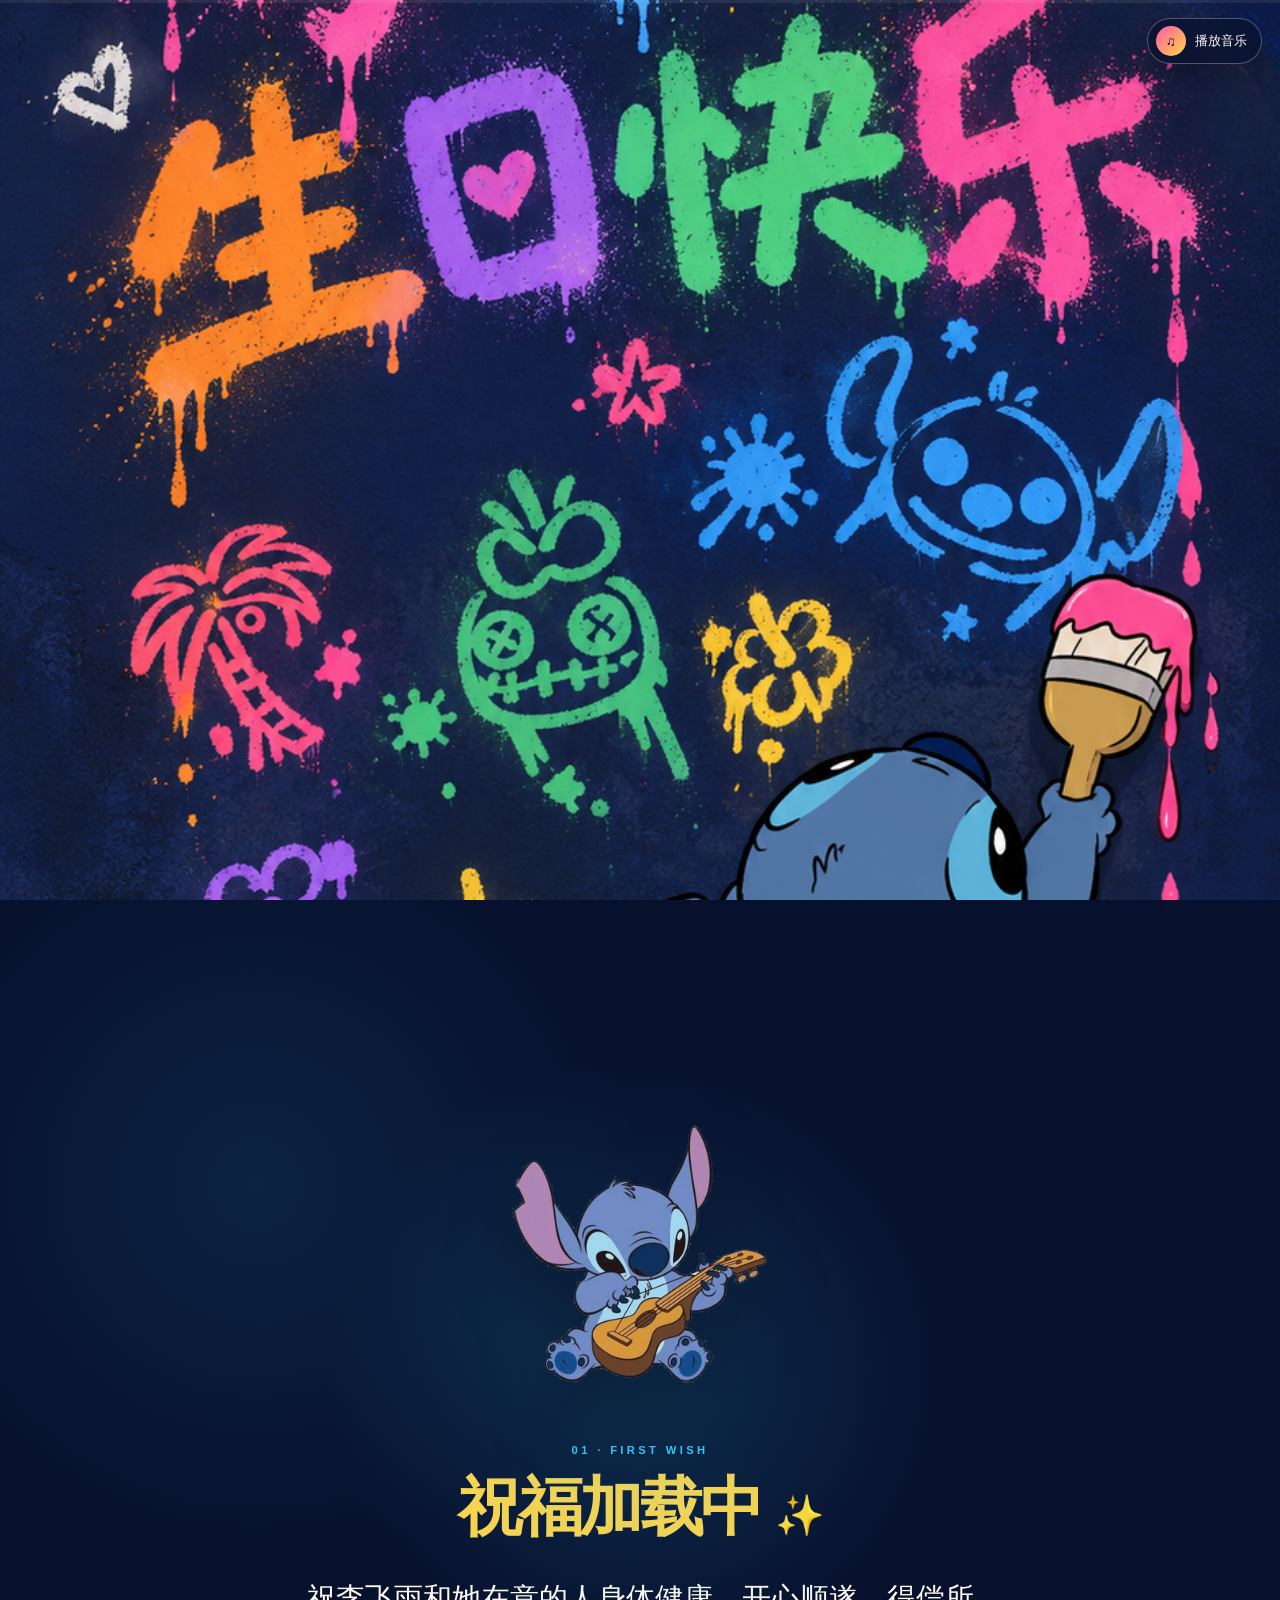
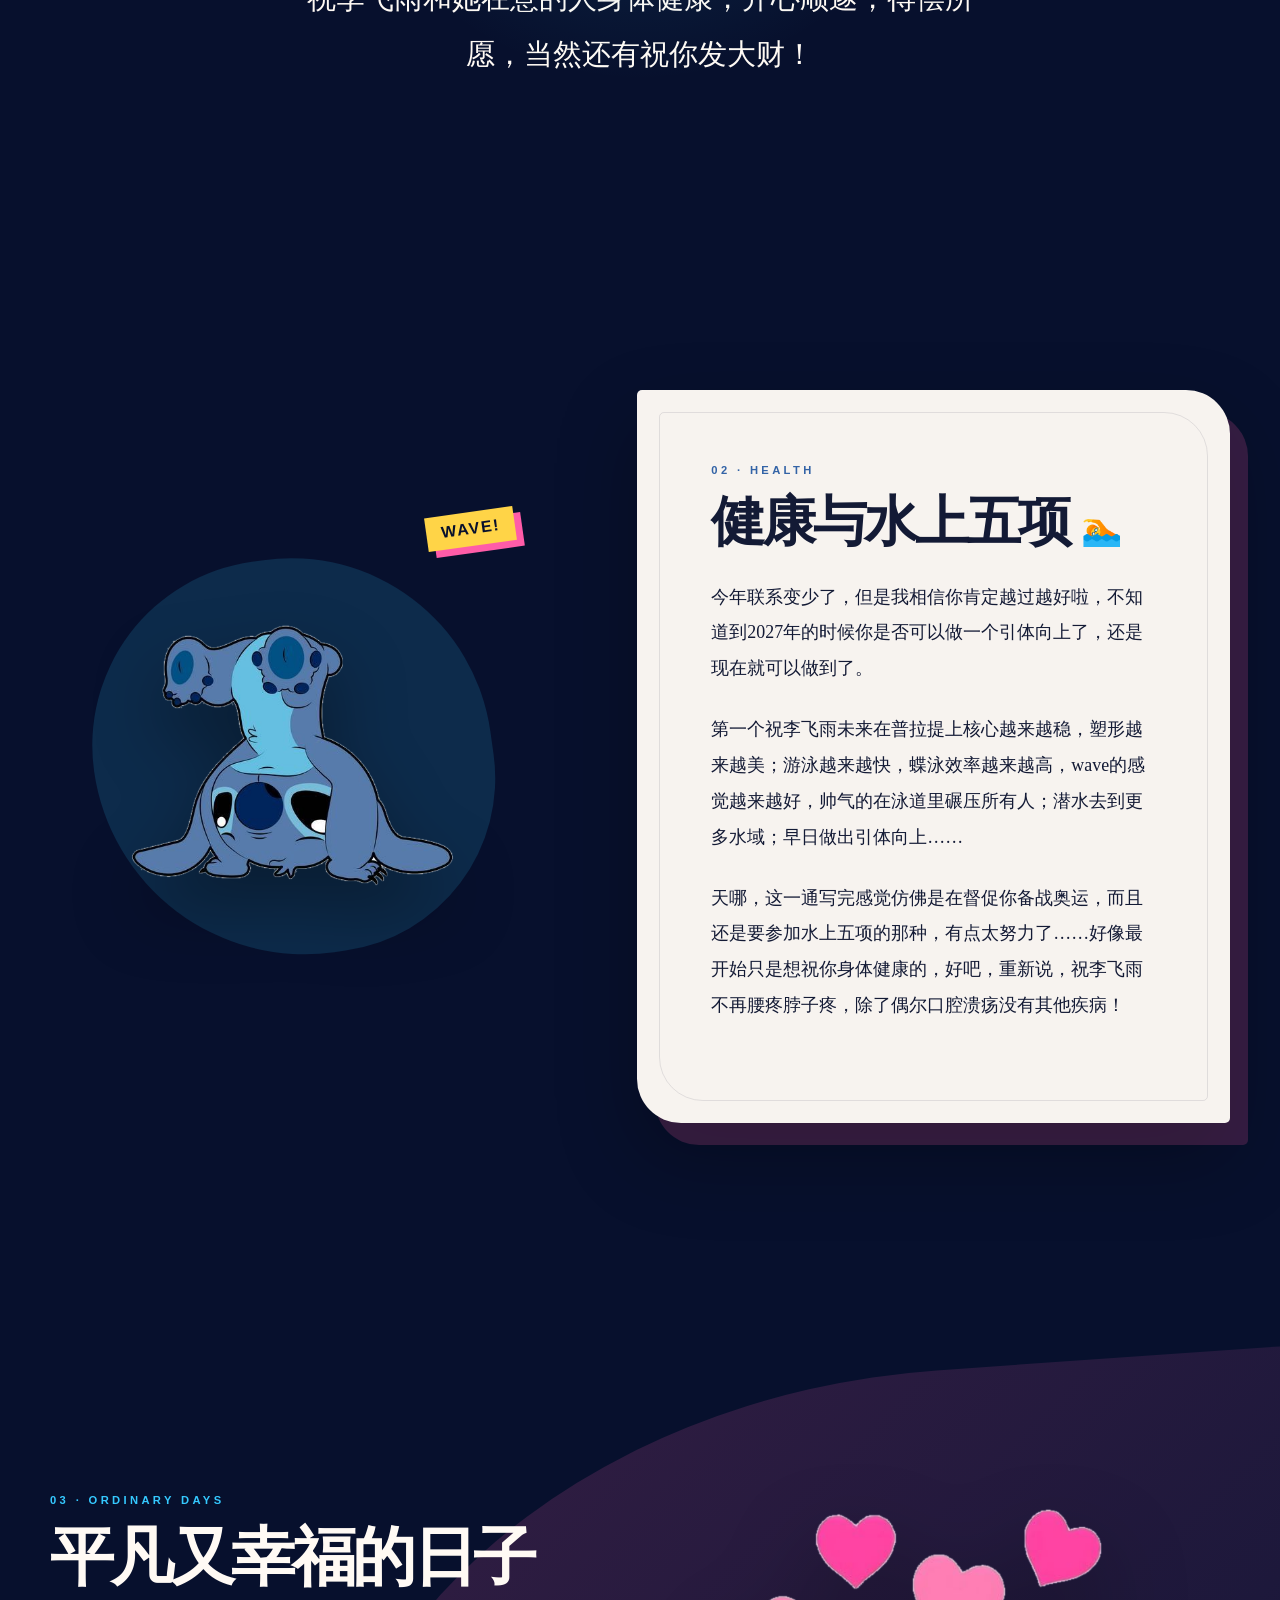
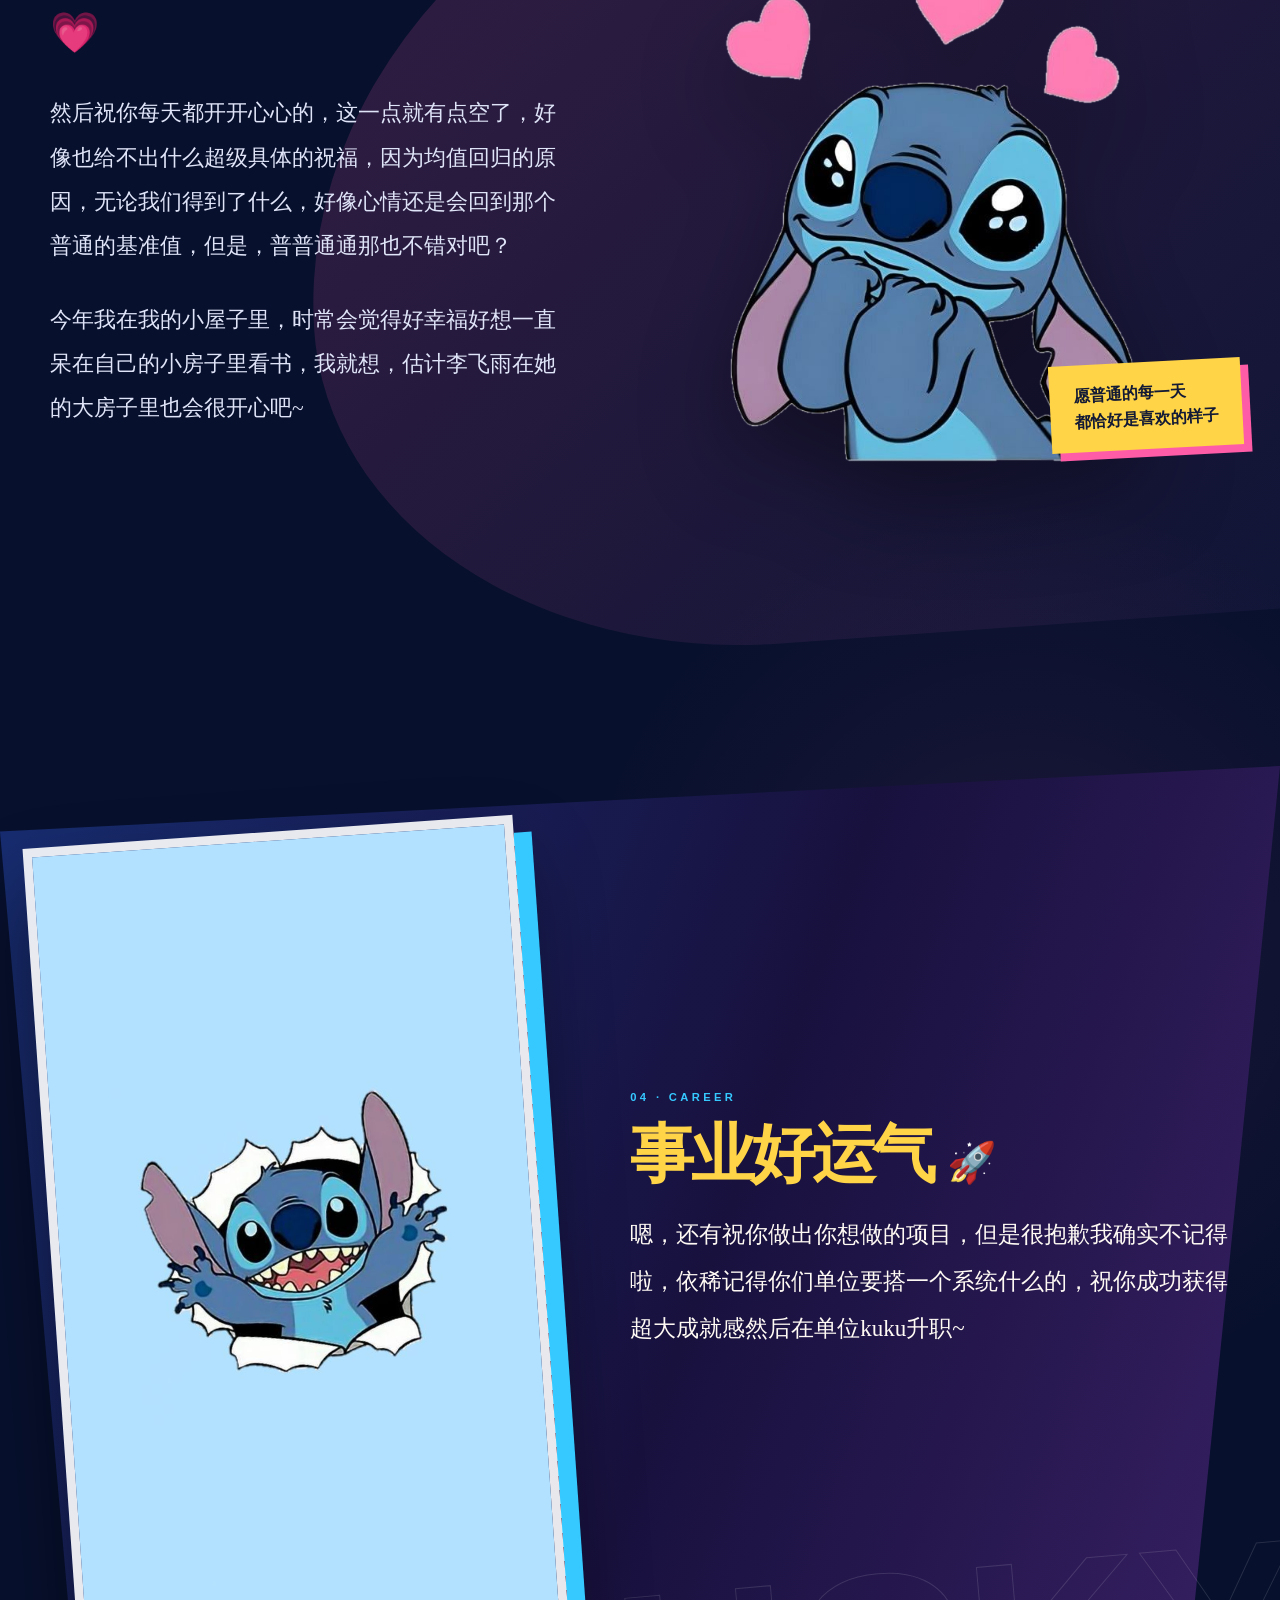
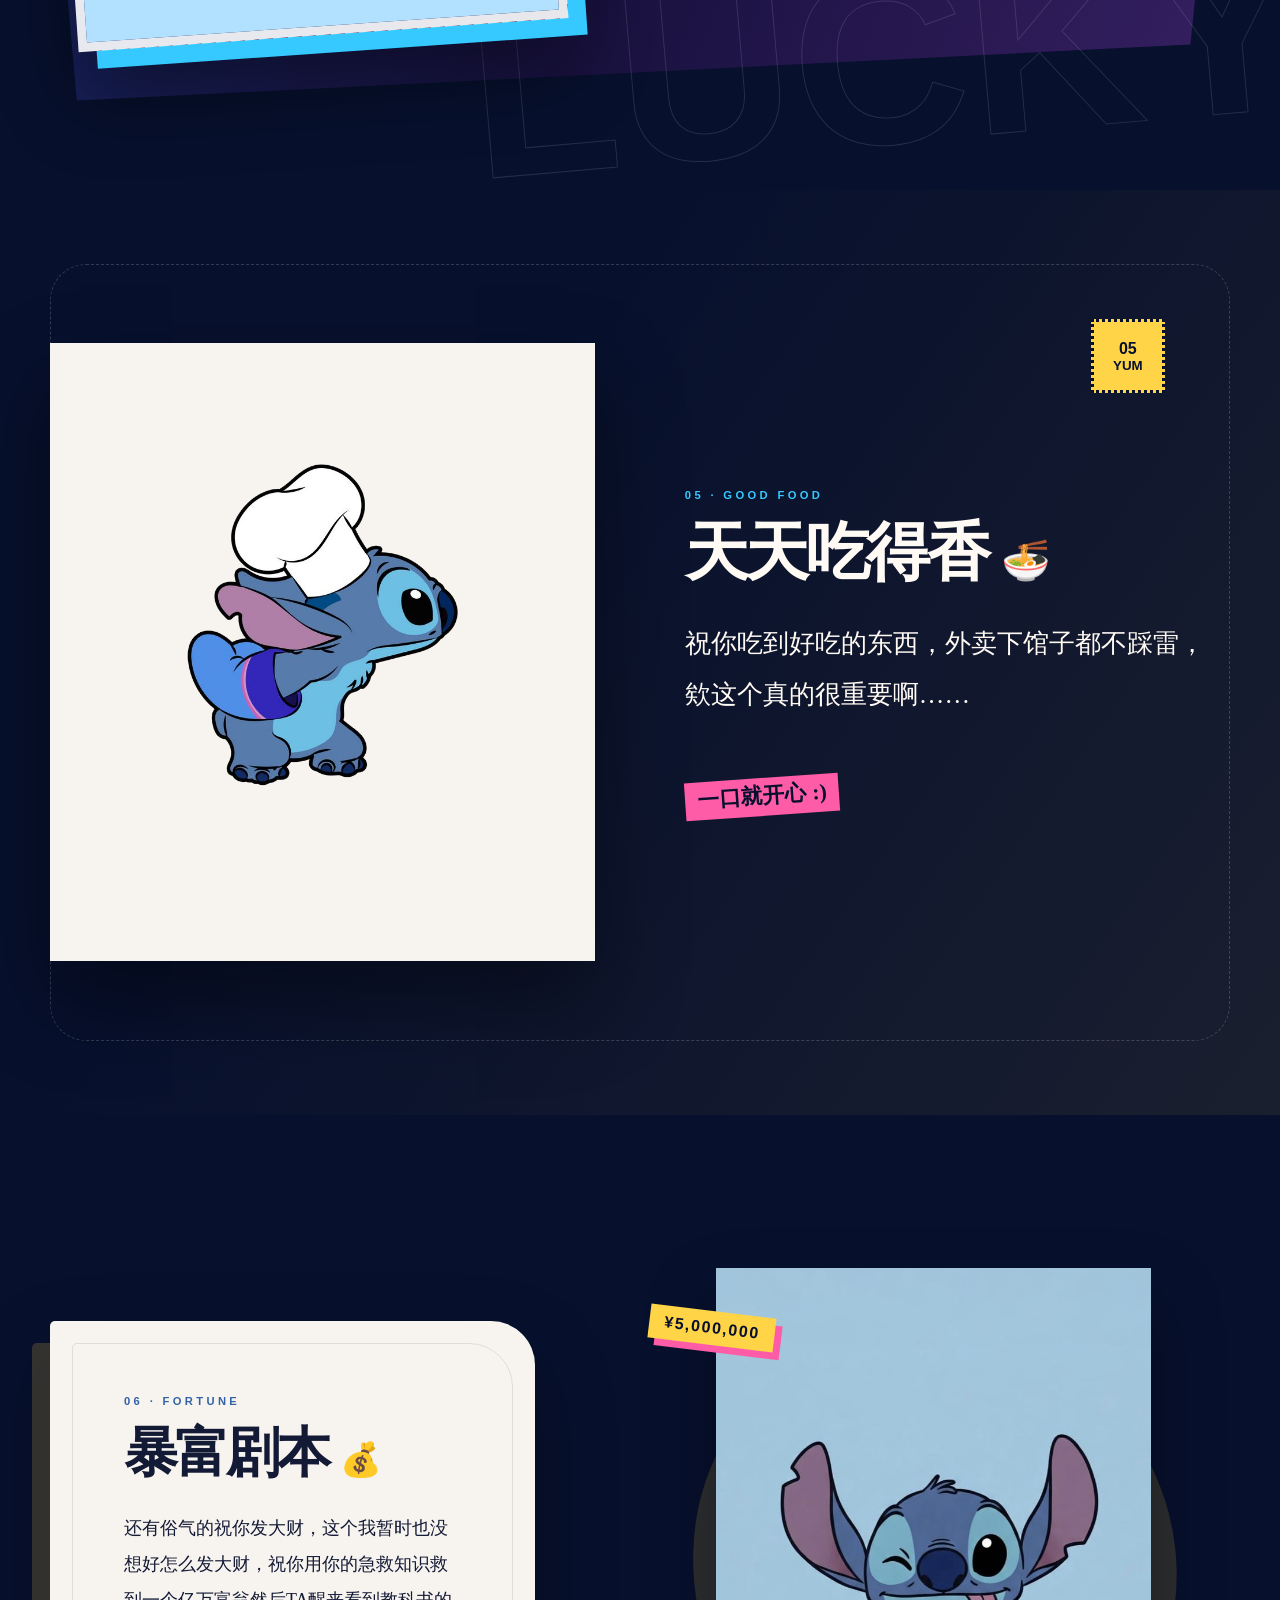
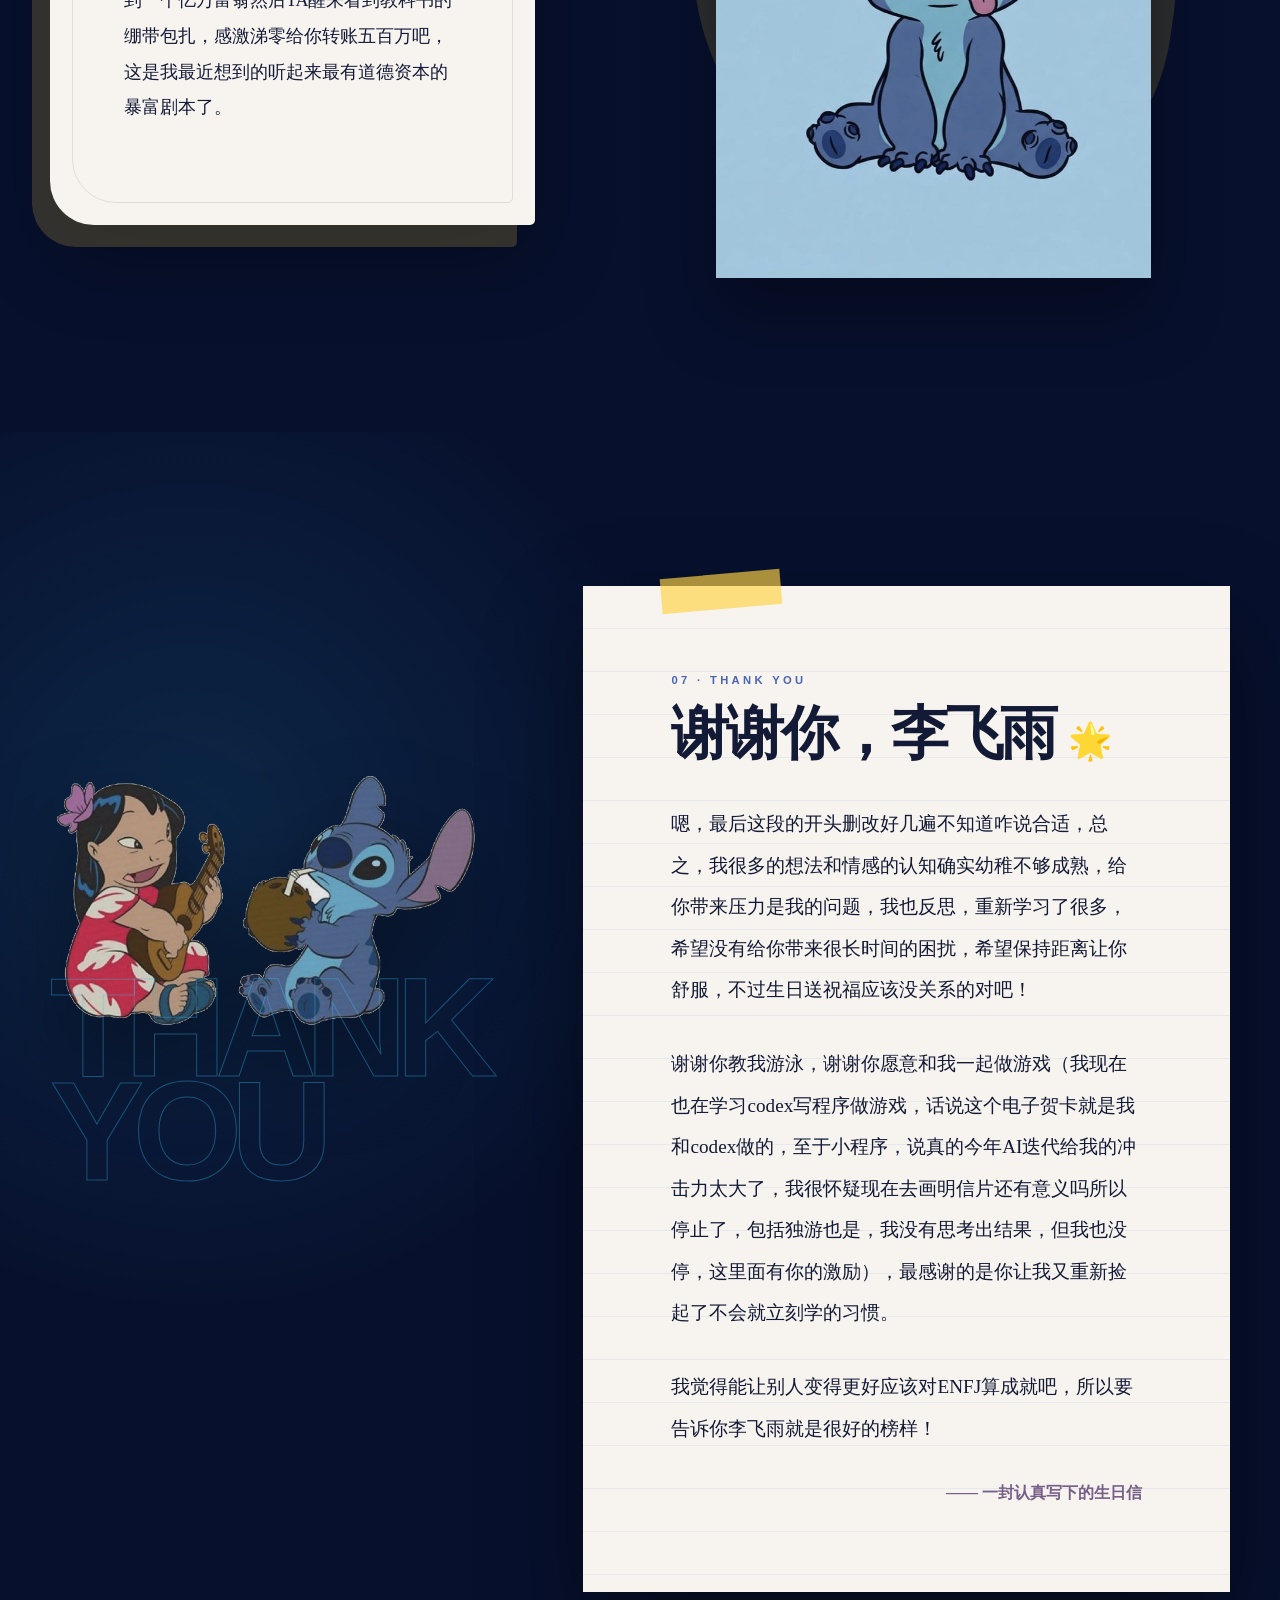
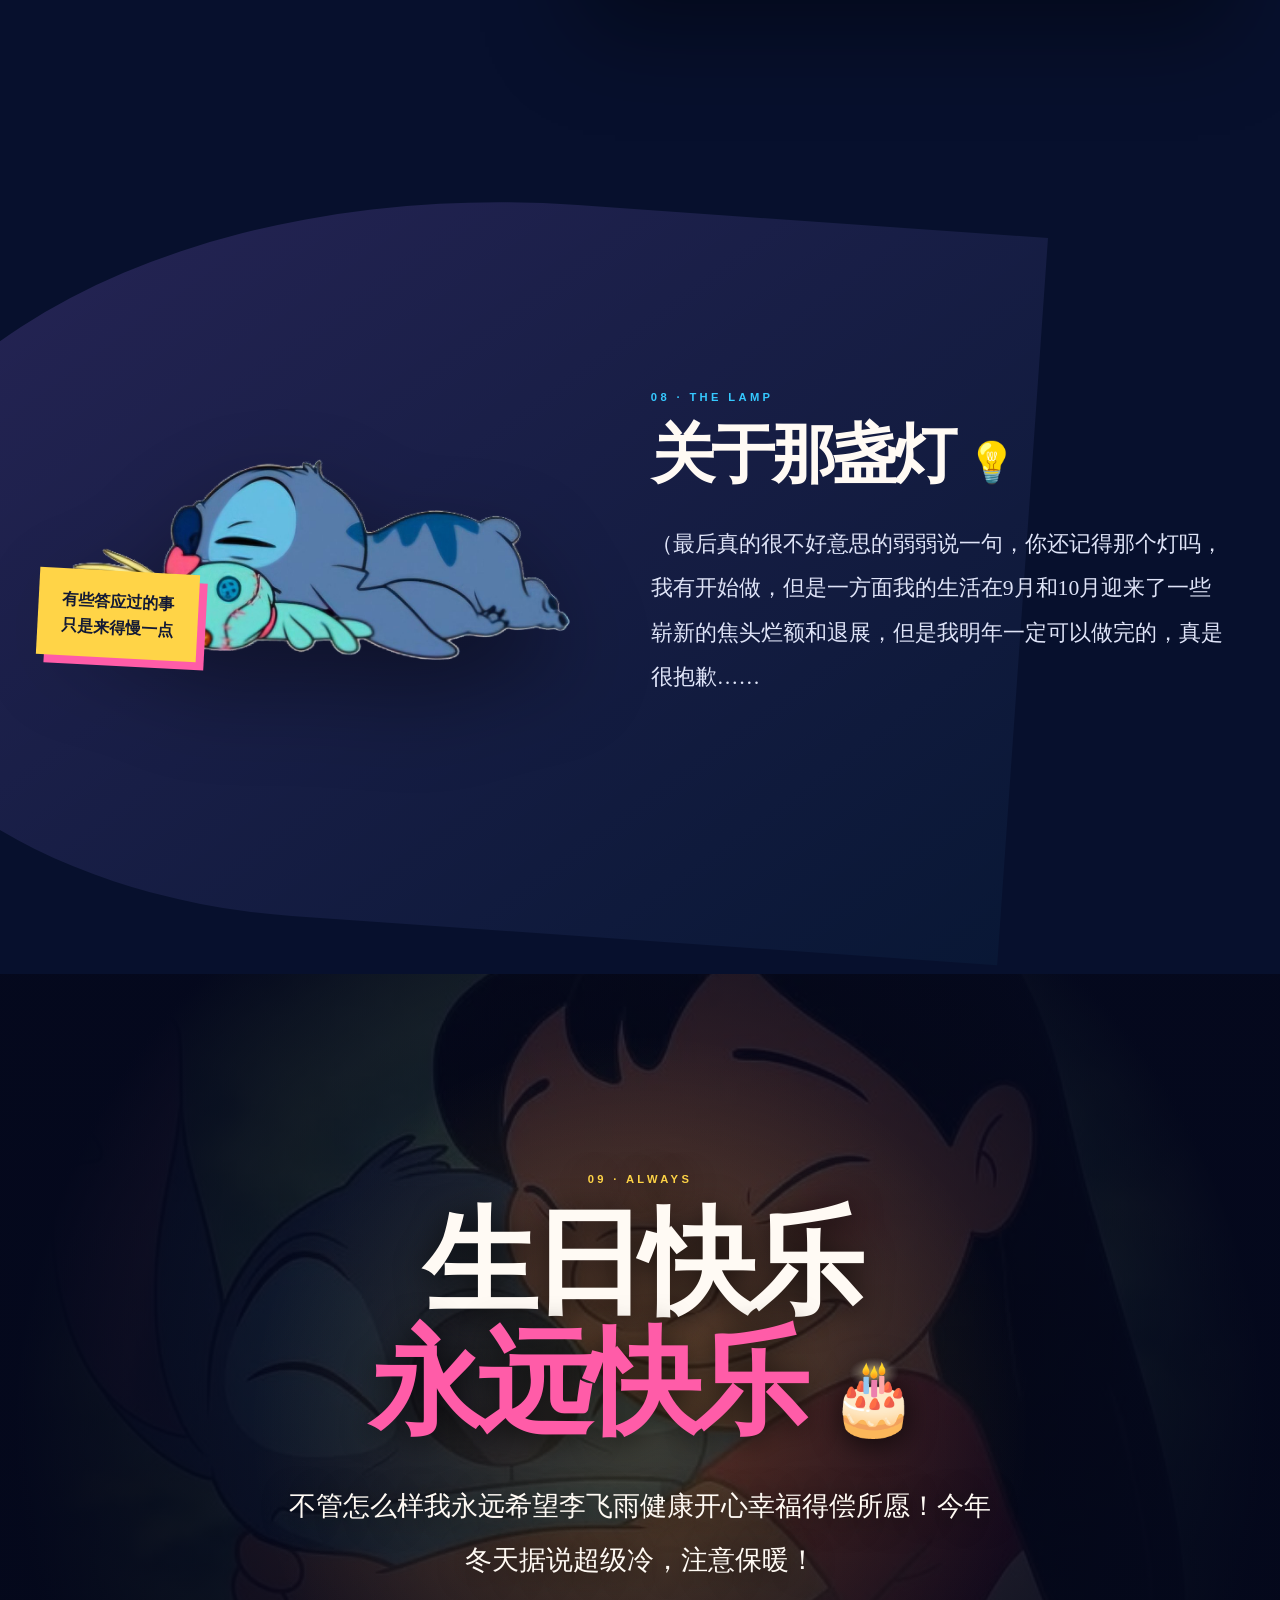
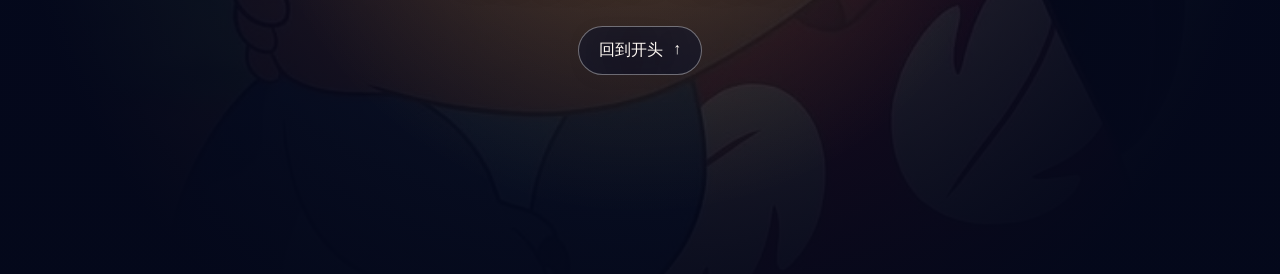
<file: lifeiyu/index.html>
<!doctype html>
<html lang="zh-CN">
  <head>
    <meta charset="utf-8">
    <meta name="viewport" content="width=device-width, initial-scale=1, viewport-fit=cover">
    <meta name="theme-color" content="#07102d">
    <meta name="description" content="写给李飞雨的一封生日长信">
    <title>李飞雨，生日快乐！</title>
    <link rel="stylesheet" href="styles.css">
  </head>
  <body>
    <div class="reading-progress" aria-hidden="true"><span id="progress"></span></div>

    <button class="music-control" id="musicControl" type="button" aria-pressed="false">
      <span class="music-control__disc" aria-hidden="true">♫</span>
      <span class="music-control__label">播放音乐</span>
    </button>
    <audio id="birthdaySong" preload="metadata" loop src="assets/birthday-song.mp3"></audio>

    <main>
      <section class="hero hero--image-only" id="top" aria-label="生日贺卡封面">
        <img class="hero__image" src="assets/image-01.png" alt="李飞雨生日快乐涂鸦封面">
      </section>

      <section class="opening chapter" id="wish">
        <div class="opening__halo reveal" aria-hidden="true"></div>
        <div class="opening__image reveal">
          <img src="assets/image-02.png" alt="弹吉他的史迪奇">
        </div>
        <div class="opening__copy reveal">
          <span class="chapter-no">01 · FIRST WISH</span>
          <h2>祝福加载中 <b>✨</b></h2>
          <p>祝李飞雨和她在意的人身体健康，开心顺遂，得偿所愿，当然还有祝你发大财！</p>
        </div>
      </section>

      <section class="chapter split split--aqua">
        <div class="split__visual reveal">
          <span class="scribble scribble--one" aria-hidden="true">WAVE!</span>
          <img src="assets/image-03.png" alt="游泳主题史迪奇插画">
        </div>
        <article class="letter-card reveal">
          <span class="chapter-no">02 · HEALTH</span>
          <h2>健康与水上五项 <b>🏊</b></h2>
          <p>今年联系变少了，但是我相信你肯定越过越好啦，不知道到2027年的时候你是否可以做一个引体向上了，还是现在就可以做到了。</p>
          <p>第一个祝李飞雨未来在普拉提上核心越来越稳，塑形越来越美；游泳越来越快，蝶泳效率越来越高，wave的感觉越来越好，帅气的在泳道里碾压所有人；潜水去到更多水域；早日做出引体向上……</p>
          <p>天哪，这一通写完感觉仿佛是在督促你备战奥运，而且还是要参加水上五项的那种，有点太努力了……好像最开始只是想祝你身体健康的，好吧，重新说，祝李飞雨不再腰疼脖子疼，除了偶尔口腔溃疡没有其他疾病！</p>
        </article>
      </section>

      <section class="chapter overlap overlap--pink">
        <div class="overlap__copy reveal">
          <span class="chapter-no">03 · ORDINARY DAYS</span>
          <h2>平凡又幸福的日子 <b>💗</b></h2>
          <p>然后祝你每天都开开心心的，这一点就有点空了，好像也给不出什么超级具体的祝福，因为均值回归的原因，无论我们得到了什么，好像心情还是会回到那个普通的基准值，但是，普普通通那也不错对吧？</p>
          <p>今年我在我的小屋子里，时常会觉得好幸福好想一直呆在自己的小房子里看书，我就想，估计李飞雨在她的大房子里也会很开心吧~</p>
        </div>
        <figure class="overlap__figure reveal">
          <img src="assets/image-04.png" alt="温暖拥抱的史迪奇插画">
          <figcaption>愿普通的每一天<br>都恰好是喜欢的样子</figcaption>
        </figure>
      </section>

      <section class="chapter poster poster--blue">
        <div class="poster__wash" aria-hidden="true"></div>
        <div class="poster__image reveal">
          <img src="assets/image-05.jpg" alt="工作与成就主题插画">
        </div>
        <div class="poster__copy reveal">
          <span class="chapter-no">04 · CAREER</span>
          <h2>事业好运气 <b>🚀</b></h2>
          <p>嗯，还有祝你做出你想做的项目，但是很抱歉我确实不记得啦，依稀记得你们单位要搭一个系统什么的，祝你成功获得超大成就感然后在单位kuku升职~</p>
        </div>
        <strong class="poster__word" aria-hidden="true">LUCKY</strong>
      </section>

      <section class="chapter postcard">
        <div class="postcard__stamp reveal" aria-hidden="true">05<br><small>YUM</small></div>
        <figure class="postcard__photo reveal">
          <img src="assets/image-06.png" alt="美食主题史迪奇插画">
        </figure>
        <article class="postcard__note reveal">
          <span class="chapter-no">05 · GOOD FOOD</span>
          <h2>天天吃得香 <b>🍜</b></h2>
          <p>祝你吃到好吃的东西，外卖下馆子都不踩雷，欸这个真的很重要啊……</p>
          <div class="handwritten" aria-hidden="true">一口就开心 :)</div>
        </article>
      </section>

      <section class="chapter split split--gold split--reverse">
        <div class="split__visual reveal">
          <span class="scribble scribble--two" aria-hidden="true">¥5,000,000</span>
          <img src="assets/image-07.png" alt="发财主题史迪奇插画">
        </div>
        <article class="letter-card reveal">
          <span class="chapter-no">06 · FORTUNE</span>
          <h2>暴富剧本 <b>💰</b></h2>
          <p>还有俗气的祝你发大财，这个我暂时也没想好怎么发大财，祝你用你的急救知识救到一个亿万富翁然后TA醒来看到教科书的绷带包扎，感激涕零给你转账五百万吧，这是我最近想到的听起来最有道德资本的暴富剧本了。</p>
        </article>
      </section>

      <section class="chapter long-letter" id="thanks">
        <div class="long-letter__visual reveal">
          <img src="assets/image-08-cutout.png" alt="感谢与陪伴主题史迪奇插画">
          <span aria-hidden="true">THANK<br>YOU</span>
        </div>
        <article class="long-letter__paper reveal">
          <span class="chapter-no">07 · THANK YOU</span>
          <h2>谢谢你，李飞雨 <b>🌟</b></h2>
          <p>嗯，最后这段的开头删改好几遍不知道咋说合适，总之，我很多的想法和情感的认知确实幼稚不够成熟，给你带来压力是我的问题，我也反思，重新学习了很多，希望没有给你带来很长时间的困扰，希望保持距离让你舒服，不过生日送祝福应该没关系的对吧！</p>
          <p>谢谢你教我游泳，谢谢你愿意和我一起做游戏（我现在也在学习codex写程序做游戏，话说这个电子贺卡就是我和codex做的，至于小程序，说真的今年AI迭代给我的冲击力太大了，我很怀疑现在去画明信片还有意义吗所以停止了，包括独游也是，我没有思考出结果，但我也没停，这里面有你的激励），最感谢的是你让我又重新捡起了不会就立刻学的习惯。</p>
          <p>我觉得能让别人变得更好应该对ENFJ算成就吧，所以要告诉你李飞雨就是很好的榜样！</p>
          <span class="long-letter__sign">—— 一封认真写下的生日信</span>
        </article>
      </section>

      <section class="chapter overlap overlap--violet overlap--reverse" id="lamp">
        <div class="overlap__copy reveal">
          <span class="chapter-no">08 · THE LAMP</span>
          <h2>关于那盏灯 <b>💡</b></h2>
          <p>（最后真的很不好意思的弱弱说一句，你还记得那个灯吗，我有开始做，但是一方面我的生活在9月和10月迎来了一些崭新的焦头烂额和退展，但是我明年一定可以做完的，真是很抱歉……</p>
        </div>
        <figure class="overlap__figure reveal">
          <img src="assets/image-09-cutout.png" alt="关于那盏灯的生日插画">
          <figcaption>有些答应过的事<br>只是来得慢一点</figcaption>
        </figure>
      </section>

      <section class="finale">
        <img class="finale__image" src="assets/image-10.jpg" alt="莉萝拥抱史迪奇">
        <div class="finale__glow" aria-hidden="true"></div>
        <div class="finale__copy reveal">
          <span class="chapter-no">09 · ALWAYS</span>
          <h2>生日快乐<br><em>永远快乐</em> <b>🎂</b></h2>
          <p>不管怎么样我永远希望李飞雨健康开心幸福得偿所愿！今年冬天据说超级冷，注意保暖！</p>
          <a href="#top">回到开头 <span aria-hidden="true">↑</span></a>
        </div>
      </section>
    </main>

    <script src="script.js"></script>
  </body>
</html>
</file>
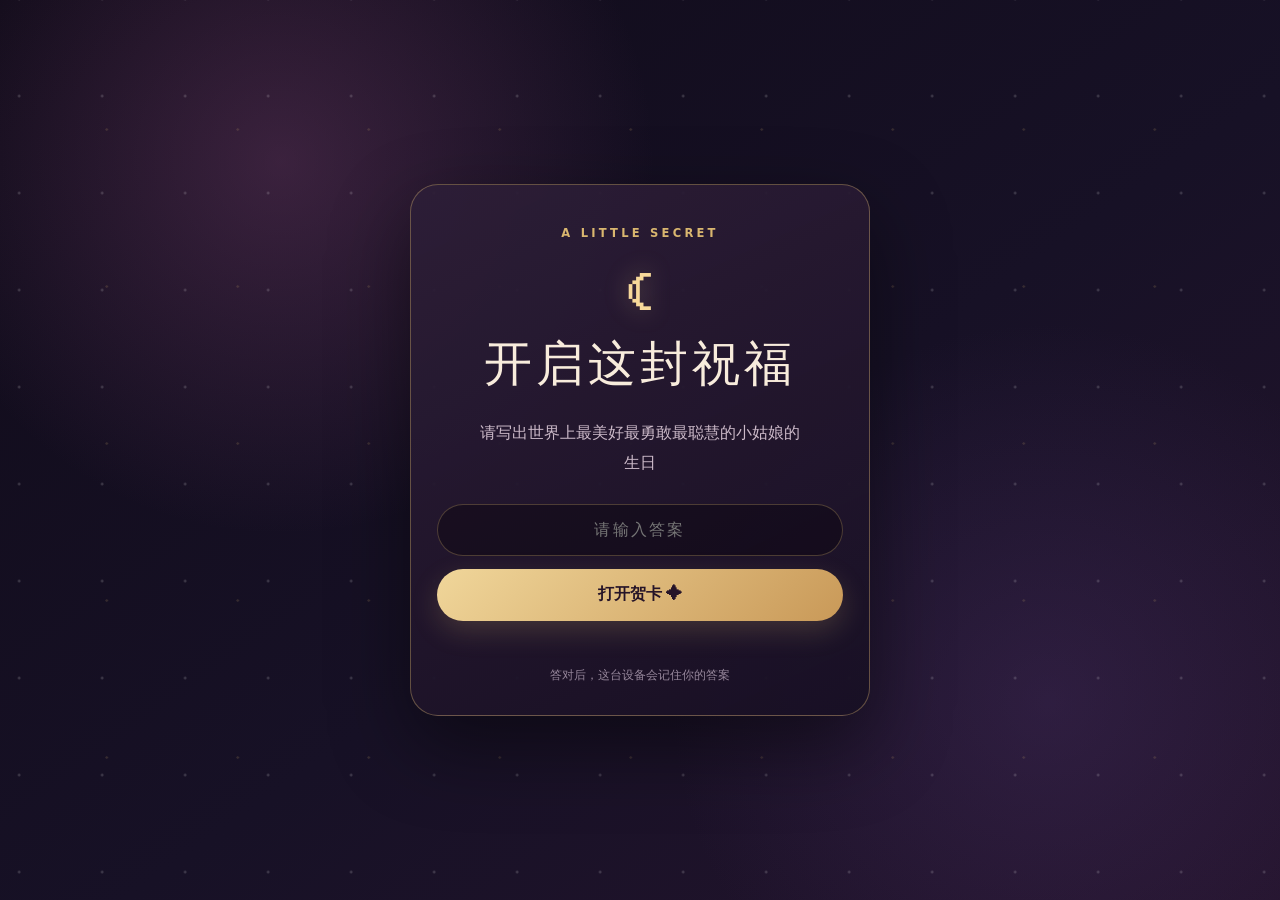
<file: root-site/index.html>
<!doctype html>
<html lang="zh-CN">
<head>
  <meta charset="utf-8">
  <meta name="viewport" content="width=device-width, initial-scale=1, viewport-fit=cover">
  <meta name="theme-color" content="#171126">
  <meta name="robots" content="noindex, nofollow, noarchive">
  <title>请回答一道小问题</title>
  <style>
    :root{color-scheme:dark;--ink:#f8ecdc;--muted:#cbb9c8;--gold:#d9b66f;--night:#171126}*{box-sizing:border-box}html,body{min-height:100%}
    body{margin:0;color:var(--ink);font-family:"Noto Serif SC","Songti SC",serif;background:radial-gradient(circle at 22% 18%,rgba(134,72,121,.35),transparent 30%),radial-gradient(circle at 82% 78%,rgba(84,55,115,.3),transparent 30%),linear-gradient(145deg,#100b19,var(--night) 55%,#24142d)}
    main{position:relative;min-height:100vh;min-height:100svh;display:grid;place-items:center;padding:28px 18px;overflow:hidden}main:before{content:"";position:absolute;inset:0;pointer-events:none;background-image:radial-gradient(circle,rgba(255,255,255,.75) 0 1px,transparent 1.5px),radial-gradient(circle,rgba(217,182,111,.65) 0 1px,transparent 1.5px);background-position:12% 18%,72% 28%;background-size:83px 97px,131px 157px;opacity:.25}
    section{position:relative;z-index:1;width:min(100%,460px);padding:42px 26px 30px;text-align:center;border:1px solid rgba(217,182,111,.38);border-radius:28px;background:linear-gradient(155deg,rgba(45,30,55,.94),rgba(24,16,36,.96));box-shadow:0 30px 80px rgba(0,0,0,.45)}
    .eyebrow{margin:0;color:var(--gold);font:600 .72rem/1.2 system-ui,sans-serif;letter-spacing:.28em}.moon{margin:20px auto 12px;color:#f7d99a;font-size:3.7rem;line-height:1;text-shadow:0 0 24px rgba(247,217,154,.35)}h1{margin:0;font-size:clamp(2rem,9vw,3rem);font-weight:500;letter-spacing:.08em}.question{margin:22px auto 26px;max-width:20em;color:var(--muted);font-size:1rem;line-height:1.85}
    form{display:grid;gap:13px}label{position:absolute;inline-size:1px;block-size:1px;overflow:hidden;clip:rect(0 0 0 0)}input,button{width:100%;min-height:52px;border-radius:999px;font:inherit}input{padding:0 20px;color:var(--ink);text-align:center;letter-spacing:.14em;border:1px solid rgba(217,182,111,.28);outline:none;background:rgba(8,5,13,.38)}input:focus{border-color:var(--gold);box-shadow:0 0 0 3px rgba(217,182,111,.12)}button{cursor:pointer;color:#261428;font-weight:700;border:0;background:linear-gradient(135deg,#f0d69a,#c99958);box-shadow:0 10px 28px rgba(217,182,111,.2)}.message{min-height:1.4em;margin:0;color:#f3a9b2;font:.9rem/1.4 system-ui,sans-serif}.hint{margin:12px 0 0;color:#95869a;font:.78rem/1.5 system-ui,sans-serif}
  </style>
</head>
<body>
  <main><section><p class="eyebrow">A LITTLE SECRET</p><div class="moon" aria-hidden="true">☾</div><h1>开启这封祝福</h1><p class="question">请写出世界上最美好最勇敢最聪慧的小姑娘的生日</p><form id="gate-form"><label for="answer">答案</label><input id="answer" type="password" inputmode="numeric" autocomplete="off" placeholder="请输入答案" required><button type="submit">打开贺卡 ✦</button><p id="message" class="message" role="alert"></p></form><p class="hint">答对后，这台设备会记住你的答案</p></section></main>
  <script>
    const h='7dd19472f8334373a4c2a087e445db23e7f0a476519dab0023402179e693f3b2',k='nisan-birthday-card-unlocked';if(localStorage.getItem(k)==='yes')location.replace('card.html');async function s(v){const d=await crypto.subtle.digest('SHA-256',new TextEncoder().encode(v));return[...new Uint8Array(d)].map(b=>b.toString(16).padStart(2,'0')).join('')}document.querySelector('#gate-form').addEventListener('submit',async e=>{e.preventDefault();const i=document.querySelector('#answer'),m=document.querySelector('#message');m.textContent='';if(await s(i.value.trim())!==h){i.select();m.textContent='答案似乎不对，再想一想吧。';return}localStorage.setItem(k,'yes');location.replace('card.html')});
  </script>
</body></html>
</file>
<file: lifeiyu/styles.css>
:root {
  color-scheme: dark;
  --night: #07102d;
  --night-2: #101943;
  --paper: #f7f3ef;
  --ink: #131a35;
  --white: #fffaf4;
  --muted: #b9c1df;
  --pink: #ff5ca8;
  --aqua: #35c9ff;
  --yellow: #ffd447;
  --violet: #aa79ff;
  --side: max(22px, calc((100vw - 1180px) / 2));
  --serif: "Songti SC", "STSong", "Noto Serif SC", Georgia, serif;
  --sans: Inter, "PingFang SC", "Microsoft YaHei", sans-serif;
}

* { box-sizing: border-box; }
html { scroll-behavior: smooth; }
body {
  margin: 0;
  overflow-x: hidden;
  color: var(--white);
  background:
    radial-gradient(circle at 20% 12%, rgba(53, 201, 255, .10), transparent 24rem),
    radial-gradient(circle at 80% 42%, rgba(255, 92, 168, .09), transparent 28rem),
    var(--night);
  font-family: var(--sans);
}

img { display: block; max-width: 100%; }
a { color: inherit; }

.reading-progress {
  position: fixed;
  inset: 0 0 auto;
  z-index: 100;
  height: 3px;
  background: rgba(255,255,255,.08);
}
.reading-progress span {
  display: block;
  width: 0;
  height: 100%;
  background: linear-gradient(90deg, var(--pink), var(--aqua), var(--yellow));
  box-shadow: 0 0 14px rgba(53,201,255,.65);
}

.music-control {
  position: fixed;
  z-index: 90;
  top: max(18px, env(safe-area-inset-top));
  right: 18px;
  display: flex;
  align-items: center;
  gap: 9px;
  min-height: 44px;
  padding: 7px 14px 7px 8px;
  color: var(--white);
  border: 1px solid rgba(255,255,255,.28);
  border-radius: 999px;
  background: rgba(7,16,45,.66);
  box-shadow: 0 12px 34px rgba(0,0,0,.25);
  backdrop-filter: blur(16px);
  cursor: pointer;
}
.music-control__disc {
  display: grid;
  width: 30px;
  aspect-ratio: 1;
  place-items: center;
  border-radius: 50%;
  color: var(--night);
  background: linear-gradient(135deg, var(--pink), var(--yellow));
}
.music-control.is-playing .music-control__disc { animation: spin 3s linear infinite; }

.hero {
  position: relative;
  min-height: 100svh;
  display: grid;
  place-items: center;
  isolation: isolate;
  overflow: hidden;
}
.hero__image { position: absolute; inset: 0; width: 100%; height: 100%; object-fit: cover; object-position: center; z-index: -3; }
.hero__shade {
  position: absolute;
  inset: 0;
  z-index: -2;
  background: linear-gradient(180deg, rgba(5,10,32,.08), rgba(5,10,32,.1) 44%, rgba(5,10,32,.92));
}
.hero__shade::after {
  content: "";
  position: absolute;
  inset: 0;
  background: radial-gradient(circle at center, transparent 25%, rgba(1,5,22,.55));
}
.hero__copy { width: min(92vw, 900px); padding: 38vh 20px 18vh; text-align: center; text-shadow: 0 3px 30px rgba(0,0,0,.7); }
.eyebrow, .chapter-no { font-size: .7rem; font-weight: 800; letter-spacing: .3em; text-transform: uppercase; }
.eyebrow { color: rgba(255,255,255,.8); }
.hero h1 { margin: 18px 0; font: 800 clamp(3.6rem, 10vw, 8.5rem)/.88 var(--sans); letter-spacing: -.075em; }
.hero h1 em { color: var(--yellow); font-style: normal; }
.hero__intro { margin: 26px auto 0; font: 500 clamp(.95rem, 2vw, 1.15rem)/1.9 var(--serif); letter-spacing: .12em; }
.scroll-cue { position: absolute; bottom: 28px; left: 50%; display: grid; gap: 8px; justify-items: center; transform: translateX(-50%); color: rgba(255,255,255,.75); font-size: .72rem; letter-spacing: .24em; text-decoration: none; }
.scroll-cue i { width: 1px; height: 42px; background: linear-gradient(var(--white), transparent); animation: breathe 1.8s ease-in-out infinite; }

.chapter { position: relative; min-height: 92svh; padding: clamp(90px, 12vw, 160px) var(--side); overflow: clip; }
.chapter-no { display: block; margin-bottom: 18px; color: var(--aqua); }
h2 { margin: 0; font-size: clamp(2.35rem, 5vw, 5.4rem); line-height: 1.04; letter-spacing: -.055em; }
h2 b { font-size: .62em; }
p { font-family: var(--serif); }

.opening { display: grid; min-height: 86svh; place-items: center; text-align: center; }
.opening__halo { position: absolute; width: min(72vw, 670px); aspect-ratio: 1; border-radius: 50%; background: radial-gradient(circle, rgba(53,201,255,.17), transparent 66%); }
.opening__image { position: relative; width: min(45vw, 300px); margin-bottom: -10px; filter: drop-shadow(0 30px 35px rgba(0,0,0,.28)); }
.opening__copy { max-width: 780px; }
.opening__copy h2 { color: var(--yellow); }
.opening__copy p { max-width: 710px; margin: 30px auto 0; font-size: clamp(1.2rem, 2.4vw, 1.8rem); line-height: 1.95; }

.split { display: grid; grid-template-columns: minmax(0, .9fr) minmax(340px, 1.1fr); gap: clamp(36px, 8vw, 120px); align-items: center; }
.split--reverse .split__visual { order: 2; }
.split__visual { position: relative; min-height: 600px; display: grid; place-items: center; }
.split__visual::before { content: ""; position: absolute; width: 82%; aspect-ratio: 1; border-radius: 48% 52% 45% 55%; background: rgba(53,201,255,.14); transform: rotate(-8deg); }
.split--gold .split__visual::before { background: rgba(255,212,71,.15); transform: rotate(8deg); }
.split__visual img { position: relative; width: min(100%, 570px); max-height: 610px; object-fit: contain; filter: drop-shadow(0 34px 34px rgba(0,0,0,.32)); }
.scribble { position: absolute; z-index: 2; padding: 8px 15px; color: var(--night); font-weight: 900; letter-spacing: .1em; background: var(--yellow); transform: rotate(-8deg); box-shadow: 7px 7px 0 var(--pink); }
.scribble--one { top: 10%; right: 4%; }
.scribble--two { top: 7%; left: 2%; transform: rotate(7deg); }
.letter-card { position: relative; padding: clamp(32px, 6vw, 74px); color: var(--ink); background: var(--paper); border-radius: 5px 44px 5px 44px; box-shadow: 18px 22px 0 rgba(255,92,168,.18), 0 35px 80px rgba(0,0,0,.28); transform: rotate(.8deg); }
.split--gold .letter-card { box-shadow: -18px 22px 0 rgba(255,212,71,.18), 0 35px 80px rgba(0,0,0,.28); transform: rotate(-.7deg); }
.letter-card::before { content: ""; position: absolute; inset: 22px; pointer-events: none; border: 1px solid rgba(19,26,53,.10); border-radius: inherit; }
.letter-card .chapter-no { color: #3363a6; }
.letter-card h2 { margin-bottom: 30px; font-size: clamp(2.3rem, 4.2vw, 4.5rem); }
.letter-card p { position: relative; margin: 0 0 1.4em; font-size: clamp(1.05rem, 1.4vw, 1.27rem); line-height: 2; }

.overlap { display: grid; grid-template-columns: minmax(320px, .95fr) minmax(0, 1.05fr); align-items: center; gap: clamp(22px, 6vw, 84px); }
.overlap--reverse .overlap__copy { order: 2; }
.overlap::before { content: ""; position: absolute; inset: 10% -10% 4% 24%; border-radius: 60% 0 0 40%; background: linear-gradient(140deg, rgba(255,92,168,.18), rgba(170,121,255,.04)); transform: rotate(-4deg); }
.overlap--violet::before { inset: 6% 20% 6% -12%; background: linear-gradient(140deg, rgba(170,121,255,.2), rgba(53,201,255,.04)); transform: rotate(4deg); }
.overlap__copy { position: relative; z-index: 2; padding: clamp(20px, 5vw, 70px) 0; }
.overlap__copy h2 { margin-bottom: 34px; }
.overlap__copy p { max-width: 680px; margin: 0 0 1.35em; color: #dfe4f8; font-size: clamp(1.08rem, 1.7vw, 1.35rem); line-height: 2.05; }
.overlap__figure { position: relative; z-index: 1; margin: 0; }
.overlap__figure img { width: 100%; max-height: 660px; object-fit: contain; filter: drop-shadow(0 40px 45px rgba(0,0,0,.38)); }
.overlap__figure figcaption { position: absolute; right: -12px; bottom: 3%; padding: 18px 24px; color: var(--ink); font: 700 1rem/1.6 var(--serif); background: var(--yellow); transform: rotate(-3deg); box-shadow: 8px 8px 0 var(--pink); }
.overlap--reverse .overlap__figure figcaption { right: auto; left: -12px; transform: rotate(3deg); }

.poster { min-height: 100svh; display: grid; grid-template-columns: minmax(280px, .9fr) minmax(340px, 1.1fr); align-items: center; gap: clamp(30px, 7vw, 100px); isolation: isolate; }
.poster__wash { position: absolute; inset: 8% 0; z-index: -2; background: linear-gradient(110deg, #172d71, #18113e 55%, #382064); clip-path: polygon(0 7%, 100% 0, 93% 94%, 6% 100%); }
.poster__image img { width: min(100%, 540px); margin: auto; border: 9px solid rgba(255,255,255,.9); box-shadow: 18px 18px 0 var(--aqua), 0 45px 80px rgba(0,0,0,.45); transform: rotate(-4deg); }
.poster__copy { position: relative; z-index: 2; }
.poster__copy h2 { color: var(--yellow); }
.poster__copy p { max-width: 650px; font-size: clamp(1.12rem, 1.8vw, 1.45rem); line-height: 2.05; }
.poster__word { position: absolute; right: -2vw; bottom: 3%; z-index: -1; color: transparent; font-size: clamp(7rem, 19vw, 18rem); line-height: .8; -webkit-text-stroke: 1px rgba(255,255,255,.12); transform: rotate(-5deg); }

.postcard { min-height: 90svh; display: grid; grid-template-columns: 1fr 1fr; align-items: center; gap: clamp(32px, 7vw, 110px); background: linear-gradient(125deg, transparent 35%, rgba(255,212,71,.08)); }
.postcard::before { content: ""; position: absolute; inset: 8% var(--side); border: 1px dashed rgba(255,255,255,.18); border-radius: 36px; }
.postcard__photo { position: relative; margin: 0; padding: 22px 22px 76px; background: var(--paper); box-shadow: 0 40px 80px rgba(0,0,0,.4); transform: rotate(-5deg); }
.postcard__photo img { width: 100%; max-height: 520px; object-fit: contain; }
.postcard__stamp { position: absolute; top: 14%; right: 9%; z-index: 3; width: 74px; aspect-ratio: 1; display: grid; place-content: center; color: var(--night); text-align: center; font-weight: 900; border: 3px dotted var(--night); background: var(--yellow); transform: rotate(8deg); }
.postcard__note { position: relative; z-index: 2; }
.postcard__note h2 { margin-bottom: 32px; }
.postcard__note p { max-width: 580px; font-size: clamp(1.2rem, 2vw, 1.65rem); line-height: 2; }
.handwritten { display: inline-block; margin-top: 32px; padding: 8px 12px; color: var(--night); font: 900 1.35rem/1 var(--serif); background: var(--pink); transform: rotate(-4deg); }

.long-letter { min-height: 120svh; display: grid; grid-template-columns: minmax(280px, .8fr) minmax(400px, 1.2fr); gap: clamp(34px, 8vw, 130px); align-items: start; background: radial-gradient(circle at 15% 30%, rgba(53,201,255,.12), transparent 32rem); }
.long-letter__visual { position: sticky; top: 13vh; min-height: 70svh; display: grid; place-items: center; }
.long-letter__visual img { width: min(100%, 590px); filter: drop-shadow(0 40px 45px rgba(0,0,0,.35)); }
.long-letter__visual span { position: absolute; left: 0; bottom: 5%; color: transparent; font-size: clamp(5rem, 11vw, 10rem); font-weight: 900; line-height: .74; letter-spacing: -.08em; -webkit-text-stroke: 1px rgba(53,201,255,.34); }
.long-letter__paper { position: relative; padding: clamp(38px, 7vw, 88px); color: var(--ink); background: repeating-linear-gradient(var(--paper) 0 42px, #d9ddea 43px); box-shadow: 0 40px 90px rgba(0,0,0,.4); transform: rotate(.4deg); }
.long-letter__paper::before { content: ""; position: absolute; top: -12px; left: 12%; width: 120px; height: 35px; background: rgba(255,212,71,.66); transform: rotate(-5deg); }
.long-letter__paper .chapter-no { color: #4866b3; }
.long-letter__paper h2 { margin-bottom: 40px; font-size: clamp(2.5rem, 4.5vw, 5rem); }
.long-letter__paper p { margin: 0 0 1.7em; font-size: clamp(1.08rem, 1.5vw, 1.3rem); line-height: 2.16; }
.long-letter__sign { display: block; margin-top: 34px; text-align: right; color: #755f88; font: 700 1rem var(--serif); }

.finale { position: relative; min-height: 100svh; display: grid; place-items: center; isolation: isolate; overflow: hidden; text-align: center; }
.finale__image { position: absolute; inset: 0; z-index: -3; width: 100%; height: 100%; object-fit: cover; filter: saturate(.85); }
.finale::after { content: ""; position: absolute; inset: 0; z-index: -2; background: linear-gradient(rgba(4,8,26,.38), rgba(4,8,26,.86)), radial-gradient(circle at center, transparent, #05091f 80%); }
.finale__glow { position: absolute; z-index: -1; width: 70vw; height: 70vw; max-width: 850px; max-height: 850px; border-radius: 50%; background: radial-gradient(circle, rgba(255,212,71,.18), transparent 65%); }
.finale__copy { width: min(90vw, 850px); padding: 110px 20px; text-shadow: 0 4px 30px rgba(0,0,0,.75); }
.finale__copy .chapter-no { color: var(--yellow); }
.finale h2 { font-size: clamp(3.5rem, 9vw, 8rem); }
.finale h2 em { color: var(--pink); font-style: normal; }
.finale p { max-width: 720px; margin: 38px auto; font-size: clamp(1.15rem, 2.1vw, 1.7rem); line-height: 2; }
.finale a { display: inline-flex; gap: 10px; padding: 13px 20px; border: 1px solid rgba(255,255,255,.38); border-radius: 999px; text-decoration: none; background: rgba(7,16,45,.45); backdrop-filter: blur(10px); }

.reveal { opacity: 0; transform: translateY(28px); transition: opacity .8s ease, transform .8s cubic-bezier(.2,.75,.25,1); }
.reveal.is-visible { opacity: 1; transform: none; }

@keyframes spin { to { transform: rotate(360deg); } }
@keyframes breathe { 50% { opacity: .2; transform: scaleY(.7); } }

@media (max-width: 820px) {
  :root { --side: 22px; }
  .music-control__label { display: none; }
  .music-control { right: 12px; padding-right: 8px; }
  .hero__image { object-position: center; }
  .hero__copy { padding-top: 44vh; }
  .hero h1 { font-size: clamp(3.6rem, 18vw, 6.2rem); }
  .chapter { min-height: auto; padding-block: 92px; }
  .opening { min-height: 100svh; }
  .opening__image { width: min(62vw, 300px); }
  .split, .overlap, .poster, .postcard, .long-letter { grid-template-columns: 1fr; }
  .split--reverse .split__visual, .overlap--reverse .overlap__copy { order: initial; }
  .split__visual { min-height: 390px; }
  .split__visual img { max-height: 390px; }
  .letter-card { margin-top: -30px; padding: 42px 30px; }
  .letter-card::before { inset: 14px; }
  .overlap::before, .overlap--violet::before { inset: 28% -30% 2% 12%; }
  .overlap__figure { margin: 12px -8px 0; }
  .overlap__figure figcaption { right: 0; bottom: -4%; }
  .overlap--reverse .overlap__figure figcaption { left: 0; }
  .poster { min-height: auto; padding-block: 120px; }
  .poster__image img { width: 85%; }
  .poster__copy { padding-top: 22px; }
  .poster__word { bottom: 1%; }
  .postcard { padding-block: 130px 110px; }
  .postcard__photo { width: 88%; margin: auto; }
  .postcard__stamp { top: 6%; right: 10%; }
  .postcard__note { padding-top: 20px; }
  .long-letter { padding-block: 100px; }
  .long-letter__visual { position: relative; top: auto; min-height: 440px; }
  .long-letter__visual img { max-height: 420px; object-fit: contain; }
  .long-letter__paper { padding: 52px 28px; }
  .finale__image { object-position: center; }
  .finale h2 { font-size: clamp(3.6rem, 16vw, 6rem); }
}

@media (prefers-reduced-motion: reduce) {
  html { scroll-behavior: auto; }
  *, *::before, *::after { animation: none !important; transition: none !important; }
  .reveal { opacity: 1; transform: none; }
}
</file>
